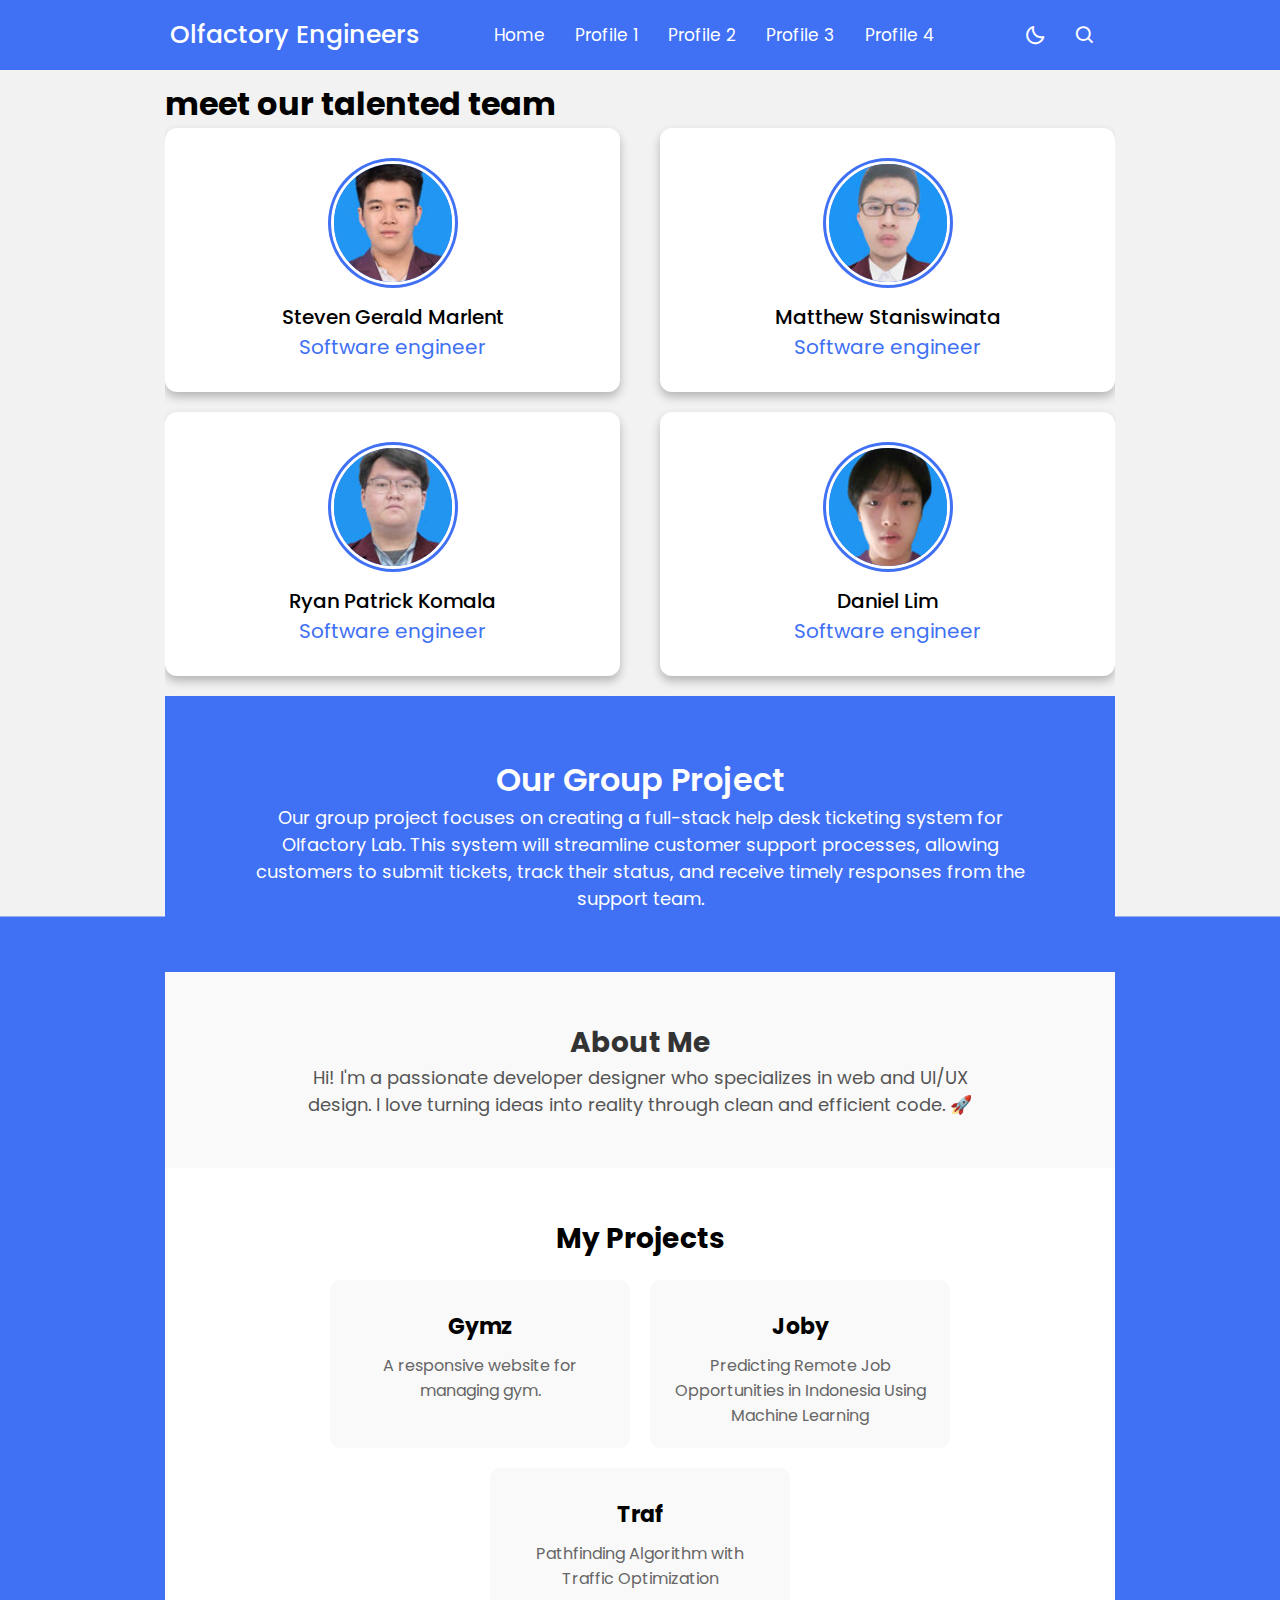
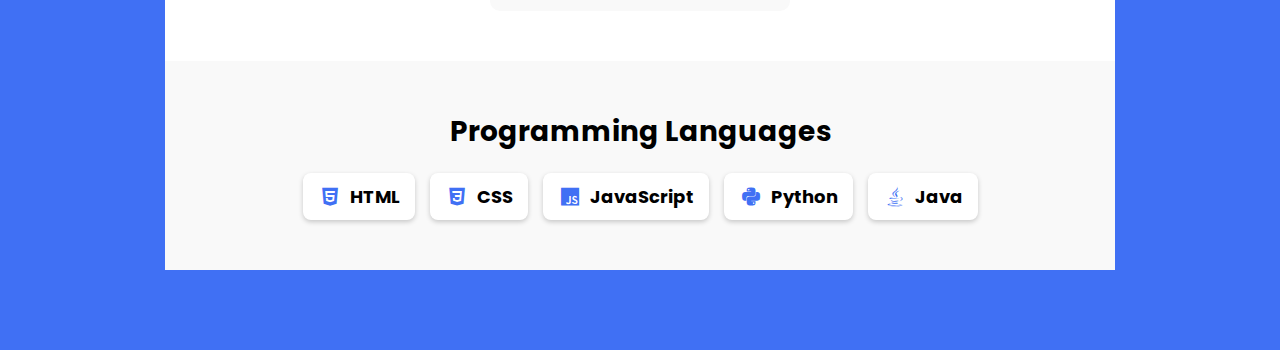
<file: index.html>
<!DOCTYPE html>
<html lang="en">
<head>
    <meta charset="UTF-8">
    <meta http-equiv="X-UA-Compatible" content="IE=edge">
    <meta name="viewport" content="width=device-width, initial-scale=1.0">
    <!-- ===== CSS ===== -->
    <link rel="stylesheet" href="css/style.css">
        
    <!-- ===== Boxicons CSS ===== -->
    <link href="https://unpkg.com/boxicons@2.1.1/css/boxicons.min.css" rel="stylesheet">
    
    <!-- ===== Google Font Import - Poppins ===== -->
    <link href="https://fonts.googleapis.com/css2?family=Poppins:wght@300;400;500;600&display=swap" rel="stylesheet">
    
    <!-- ===== Swiper CSS ===== -->
    <link rel="stylesheet" href="https://cdn.jsdelivr.net/npm/swiper@11/swiper-bundle.min.css">
    
    <title>Responsive Navigation Menu Bar with Profile Slider</title>
</head>
<body>
    <nav>
        <div class="nav-bar">
            <i class='bx bx-menu sidebarOpen' ></i>
            <span class="logo navLogo"><a href="#">Olfactory Engineers</a></span>
            <div class="menu">
                <div class="logo-toggle">
                    <span class="logo"><a href="#">Olfactory Engineers</a></span>
                    <i class='bx bx-x siderbarClose'></i>
                </div>
                <ul class="nav-links">
                    <li><a href="index.html">Home</a></li>
                    <li><a href="profile/profile1.html">Profile 1</a></li>
                    <li><a href="profile/profile2.html">Profile 2</a></li>
                    <li><a href="profile/profile3.html">Profile 3</a></li>
                    <li><a href="profile/profile4.html">Profile 4</a></li>
                </ul>
            </div>
            <div class="darkLight-searchBox">
                <div class="dark-light">
                    <i class='bx bx-moon moon'></i>
                    <i class='bx bx-sun sun'></i>
                </div>
                <div class="searchBox">
                   <div class="searchToggle">
                    <i class='bx bx-x cancel'></i>
                    <i class='bx bx-search search'></i>
                   </div>
                    <div class="search-field">
                        <input type="text" placeholder="Search...">
                        <i class='bx bx-search'></i>
                    </div>
                </div>
            </div>
        </div>
    </nav>

    <div class="container">
      <h1> meet our talented team</h1>
        <div class="main-card">
          <div class="cards">
            <div class="card">
             <div class="content">
               <div class="img">
                <img src="images/img1.jpg" alt="">
               </div>
               <div class="details">
                 <div class="name">Steven Gerald Marlent</div>
                 <div class="job">Software engineer</div>
               </div>
             </div>
            </div>
            <div class="card">
             <div class="content">
               <div class="img">
                <img src="images/img3.jpg" alt="">
               </div>
               <div class="details">
                 <div class="name">Matthew Staniswinata </div>
                 <div class="job">Software engineer</div>
               </div>
             </div>
            </div>
            <div class="card">
             <div class="content">
               <div class="img">
                <img src="images/img2.jpg" alt="">
               </div>
               <div class="details">
                 <div class="name">Ryan Patrick Komala</div>
                 <div class="job">Software engineer</div>
               </div>
             </div>
            </div>
            <div class="card">
              <div class="content">
                <div class="img">
                 <img src="images/img4.jpg" alt="">
                </div>
                <div class="details">
                  <div class="name">Daniel Lim </div>
                  <div class="job">Software engineer</div>
                </div>
              </div>
          </div>
        </div>
      </div>
      
      <!-- Group Project Section -->
      <section id="group-project">
        <div class="group-project-container">
            <h1>Our Group Project</h1>
            <p>
                Our group project focuses on creating a full-stack help desk ticketing system for Olfactory Lab. 
                This system will streamline customer support processes, allowing customers to submit tickets, 
                track their status, and receive timely responses from the support team.
            </p>
        </div>
    </section>
      <!-- About Me Section -->
      <section id="about">
        <div class="about-container">
            <h2>About Me</h2>
            <p>
                Hi! I'm a passionate developer designer who specializes in web and UI/UX design. 
                I love turning ideas into reality through clean and efficient code. 🚀
            </p>
        </div>
    </section>

    <!-- Projects Section -->
    <section id="projects">
      <div class="projects-container">
          <h2>My Projects</h2>
          <div class="projects">
              <div class="project">
                  <h3>Gymz</h3>
                  <p>A responsive website for managing gym.</p>
              </div>
              <div class="project">
                  <h3>Joby</h3>
                  <p>Predicting Remote Job Opportunities in Indonesia Using Machine Learning</p>
              </div>
              <div class="project">
                  <h3>Traf</h3>
                  <p>Pathfinding Algorithm with Traffic Optimization</p>
              </div>
          </div>
      </div>
  </section> 

  <!-- Skills Section -->
  <section id="skills">
    <div class="skills-container">
        <h2>Programming Languages</h2>
        <div class="skills">
            <div class="skill"><i class='bx bxl-html5'></i> HTML</div>
            <div class="skill"><i class='bx bxl-css3'></i> CSS</div>
            <div class="skill"><i class='bx bxl-javascript'></i> JavaScript</div>
            <div class="skill"><i class='bx bxl-python'></i> Python</div>
            <div class="skill"><i class='bx bxl-java'></i> Java</div>
        </div>
    </div>
  </section>

<script src="https://cdn.jsdelivr.net/npm/swiper@11/swiper-bundle.min.js"></script>

<script src="js/script.js"></script>

</body>
</html>
</file>
<file: css/style.css>
/* ===== Google Font Import - Poppins ===== */
@import url('https://fonts.googleapis.com/css2?family=Poppins:wght@300;400;500;600&display=swap');
*{
    margin: 0;
    padding: 0;
    box-sizing: border-box;
    font-family: 'Poppins', sans-serif;
    transition: all 0.4s ease;
}
/* ===== Colours ===== */
:root{
    --body-color: #E4E9F7;
    --nav-color: #4070F4;
    --side-nav: #010718;
    --text-color: #FFF;
    --search-bar: #F2F2F2;
    --search-text: #010718;
}
body{
    min-height: 100vh;
    background-color: var(--body-color);
    display: flex;
    align-items: center;
    justify-content: center;
}
body.dark{
    --body-color: #18191A;
    --nav-color: #242526;
    --side-nav: #242526;
    --text-color: #CCC;
    --search-bar: #242526;
}
nav{
    position: fixed;
    top: 0;
    left: 0;
    height: 70px;
    width: 100%;
    background-color: var(--nav-color);
    z-index: 100;
}
body.dark nav{
    border: 1px solid #393838;
}
nav .nav-bar{
    position: relative;
    height: 100%;
    max-width: 1000px;
    width: 100%;
    background-color: var(--nav-color);
    margin: 0 auto;
    padding: 0 30px;
    display: flex;
    align-items: center;
    justify-content: space-between;
}
nav .nav-bar .sidebarOpen{
    color: var(--text-color);
    font-size: 25px;
    padding: 5px;
    cursor: pointer;
    display: none;
}
nav .nav-bar .logo a{
    font-size: 25px;
    font-weight: 500;
    color: var(--text-color);
    text-decoration: none;
}
.menu .logo-toggle{
    display: none;
}
.nav-bar .nav-links{
    display: flex;
    align-items: center;
}
.nav-bar .nav-links li{
    margin: 0 5px;
    list-style: none;
}
.nav-links li a{
    position: relative;
    font-size: 17px;
    font-weight: 400;
    color: var(--text-color);
    text-decoration: none;
    padding: 10px;
}
.nav-links li a::before{
    content: '';
    position: absolute;
    left: 50%;
    bottom: 0;
    transform: translateX(-50%);
    height: 6px;
    width: 6px;
    border-radius: 50%;
    background-color: var(--text-color);
    opacity: 0;
    transition: all 0.3s ease;
}
.nav-links li:hover a::before{
    opacity: 1;
}
.nav-bar .darkLight-searchBox{
    display: flex;
    align-items: center;
}
.darkLight-searchBox .dark-light,
.darkLight-searchBox .searchToggle{
    height: 40px;
    width: 40px;
    display: flex;
    align-items: center;
    justify-content: center;
    margin: 0 5px;
}
.dark-light i,
.searchToggle i{
    position: absolute;
    color: var(--text-color);
    font-size: 22px;
    cursor: pointer;
    transition: all 0.3s ease;
}
.dark-light i.sun{
    opacity: 0;
    pointer-events: none;
}
.dark-light.active i.sun{
    opacity: 1;
    pointer-events: auto;
}
.dark-light.active i.moon{
    opacity: 0;
    pointer-events: none;
}
.searchToggle i.cancel{
    opacity: 0;
    pointer-events: none;
}
.searchToggle.active i.cancel{
    opacity: 1;
    pointer-events: auto;
}
.searchToggle.active i.search{
    opacity: 0;
    pointer-events: none;
}
.searchBox{
    position: relative;
}
.searchBox .search-field{
    position: absolute;
    bottom: -85px;
    right: 5px;
    height: 50px;
    width: 300px;
    display: flex;
    align-items: center;
    background-color: var(--nav-color);
    padding: 3px;
    border-radius: 6px;
    box-shadow: 0 5px 5px rgba(0, 0, 0, 0.1);
    opacity: 0;
    pointer-events: none;
    transition: all 0.3s ease;
}
.searchToggle.active ~ .search-field{
    bottom: -74px;
    opacity: 1;
    pointer-events: auto;
}
.search-field::before{
    content: '';
    position: absolute;
    right: 14px;
    top: -4px;
    height: 12px;
    width: 12px;
    background-color: var(--nav-color);
    transform: rotate(-45deg);
    z-index: -1;
}
.search-field input{
    height: 100%;
    width: 100%;
    padding: 0 45px 0 15px;
    outline: none;
    border: none;
    border-radius: 4px;
    font-size: 14px;
    font-weight: 400;
    color: var(--search-text);
    background-color: var(--search-bar);
}
body.dark .search-field input{
    color: var(--text-color);
}
.search-field i{
    position: absolute;
    color: var(--nav-color);
    right: 15px;
    font-size: 22px;
    cursor: pointer;
}
body.dark .search-field i{
    color: var(--text-color);
}
@media (max-width: 790px) {
    nav .nav-bar .sidebarOpen{
        display: block;
    }
    .menu{
        position: fixed;
        height: 100%;
        width: 320px;
        left: -100%;
        top: 0;
        padding: 20px;
        background-color: var(--side-nav);
        z-index: 100;
        transition: all 0.4s ease;
    }
    nav.active .menu{
        left: -0%;
    }
    nav.active .nav-bar .navLogo a{
        opacity: 0;
        transition: all 0.3s ease;
    }
    .menu .logo-toggle{
        display: block;
        width: 100%;
        display: flex;
        align-items: center;
        justify-content: space-between;
    }
    .logo-toggle .siderbarClose{
        color: var(--text-color);
        font-size: 24px;
        cursor: pointer;
    }
    .nav-bar .nav-links{
        flex-direction: column;
        padding-top: 30px;
    }
    .nav-links li a{
        display: block;
        margin-top: 20px;
    }
}

/* Group Project Section */
#group-project {
  text-align: center;
  padding: 60px 20px;
  background: #4070F4;
  color: #fff;
}

.group-project-container h1 {
  font-size: 32px;
  font-weight: 600;
}

.group-project-container p {
  font-size: 18px;
  max-width: 800px;
  margin: 0 auto;
}

/* About Me Section */
#about {
  text-align: center;
  padding: 50px 20px;
  background: #f9f9f9;
}

.about-container h2 {
  font-size: 28px;
  color: #333;
}

.about-container p {
  font-size: 18px;
  color: #555;
  max-width: 700px;
  margin: 0 auto;
}

/* Projects Section */
#projects {
  padding: 50px 20px;
  text-align: center;
  background: #fff;
}

.projects-container h2 {
  font-size: 28px;
  margin-bottom: 20px;
}

.projects {
  display: flex;
  justify-content: center;
  gap: 20px;
  flex-wrap: wrap;
}

.project {
  width: 300px;
  padding: 20px;
  background: #f9f9f9;
  border-radius: 10px;
  text-align: center;
  transition: 0.3s;
}

.project img {
  width: 100%;
  border-radius: 10px;
}

.project h3 {
  font-size: 22px;
  margin: 10px 0;
}

.project p {
  font-size: 16px;
  color: #666;
}

.project .btn {
  display: inline-block;
  padding: 10px 20px;
  background: #4070F4;
  color: #fff;
  text-decoration: none;
  border-radius: 5px;
  margin-top: 10px;
  transition: 0.3s;
}

.project .btn:hover {
  background: #3050d0;
}

.project:hover {
  transform: translateY(-5px);
}

/* Skills Section */
#skills {
  padding: 50px 20px;
  text-align: center;
  background: #f9f9f9;
}

.skills-container h2 {
  font-size: 28px;
  margin-bottom: 20px;
}

.skills {
  display: flex;
  justify-content: center;
  gap: 15px;
  flex-wrap: wrap;
}

.skill {
  display: flex;
  align-items: center;
  gap: 8px;
  background: #fff;
  padding: 10px 15px;
  border-radius: 8px;
  font-size: 18px;
  font-weight: bold;
  box-shadow: 0 2px 5px rgba(0, 0, 0, 0.2);
}

.skill i {
  font-size: 24px;
  color: #4070F4;
}

/* ===== Profile picture ===== */
*{
    margin: 0;
    padding: 0;
    box-sizing: border-box;
    font-family: 'Poppins',sans-serif;
  }
  body{
    display: flex;
    min-height: 100vh;
    align-items: center;
    justify-content: center;
    background: #f2f2f2;
    position: relative;
  }
  body::before{
    content: '';
    position: absolute;
    width: 100%;
    background: #4070F4;
    clip-path: inset(47% 0 0 0);
    z-index: -1;
    height: 100%;
  }
  .container{
    max-width: 950px;
    width: 100%;
    overflow: hidden;
    padding: 80px 0;
  }
  .container .main-card{
    display: flex;
    justify-content: space-evenly;
    width: 100%;
  }
  .container .main-card .cards{
    width: 100%;
    display: flex;
    flex-wrap: wrap;
    justify-content: space-between;
  }
  .main-card .cards .card{
    width: calc(100% / 2 - 20px);
    background: #fff;
    border-radius: 12px;
    padding: 30px;
    box-shadow: 0 5px 10px rgba(0, 0, 0, 0.25);
    transition: all 0.4s ease;
    margin-bottom: 20px;
  }

  .cards .card .content{
    width: 100%;
    display: flex;
    flex-direction: column;
    justify-content: center;
    align-items: center;
    text-align: center;
  }
  .cards .card .content .img{
    height: 130px;
    width: 130px;
    border-radius: 50%;
    padding: 3px;
    background: #4070F4;
    margin-bottom: 14px;
  }
  .card .content .img img{
    height: 100%;
    width: 100%;
    border: 3px solid #ffff;
    border-radius: 50%;
    object-fit: cover;
  }
  .card .content .name{
    font-size: 20px;
    font-weight: 500;
  }
  .card .content .job{
    font-size: 20px;
    color: #4070F4;
  }

/* Responsive for smaller screens */
@media (max-width: 768px) {
    .main-card .cards .card {
        width: 100%; 
    }
}
</file>
